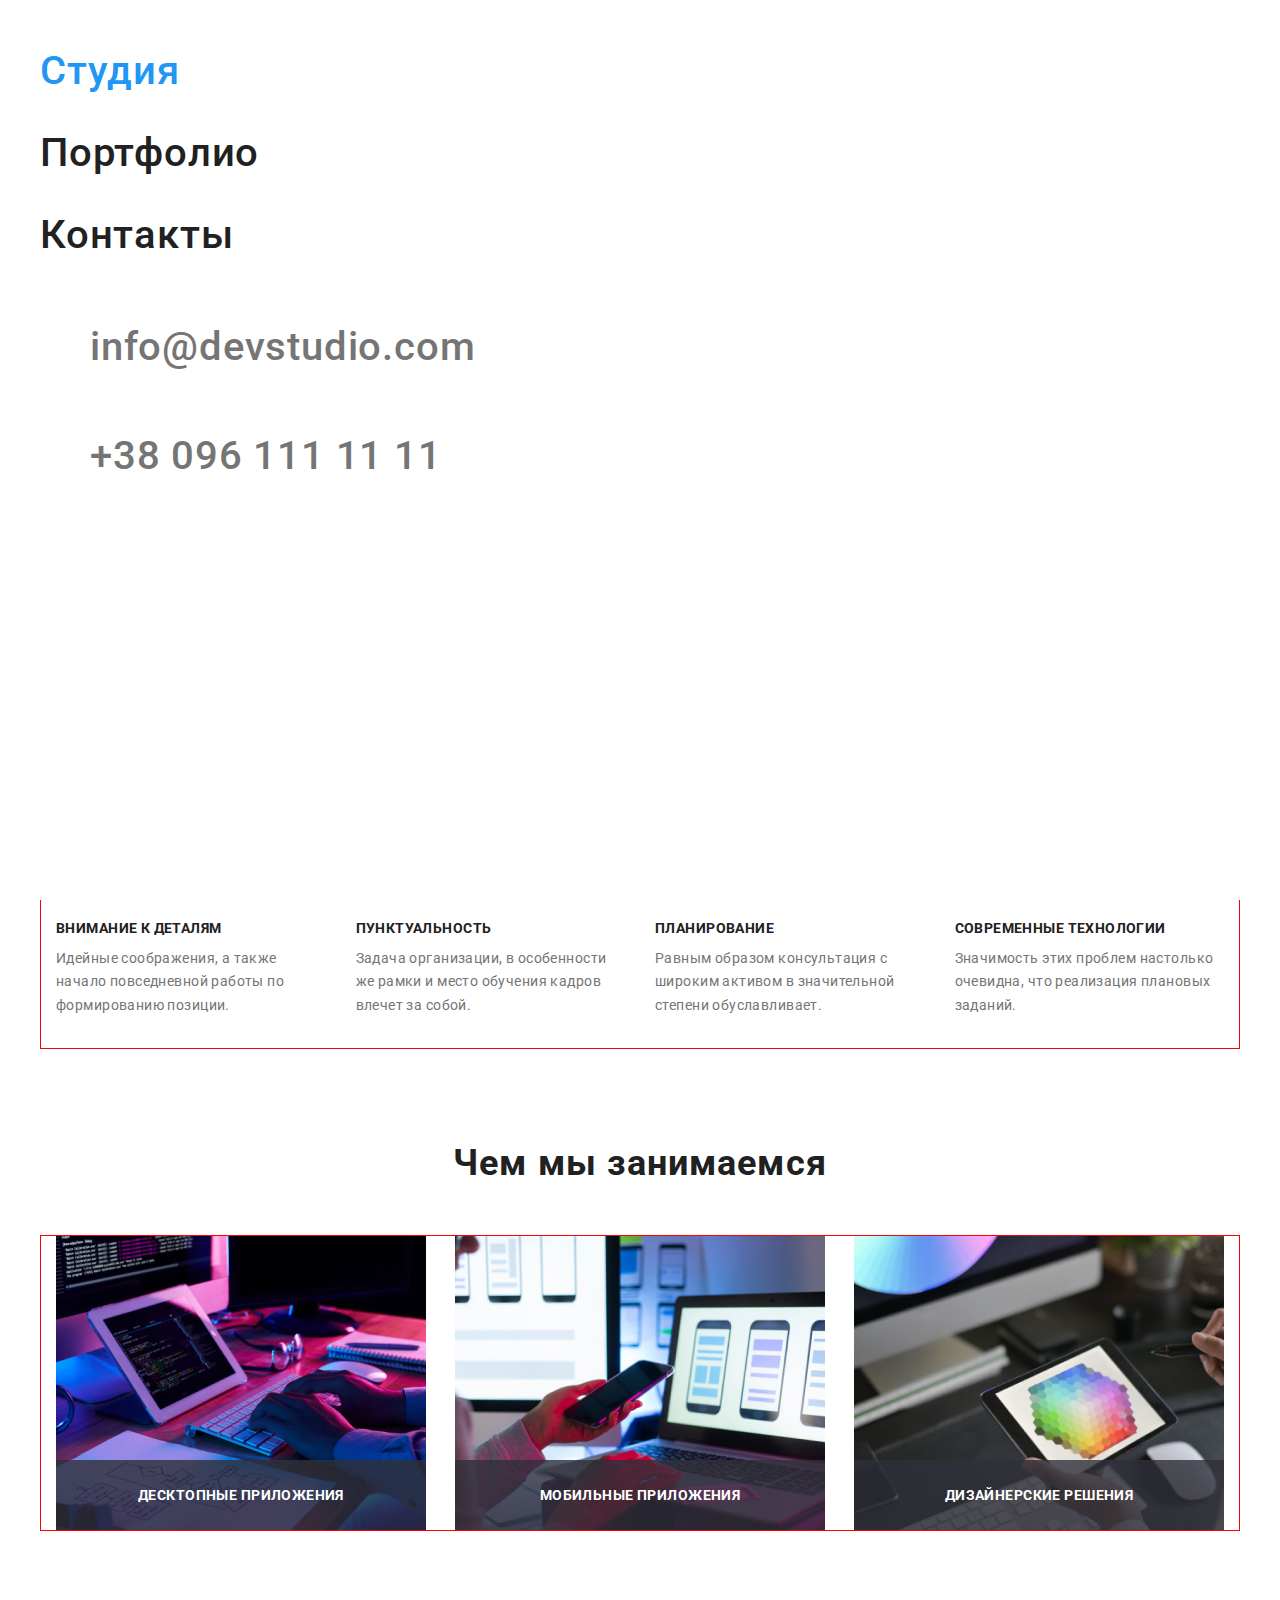
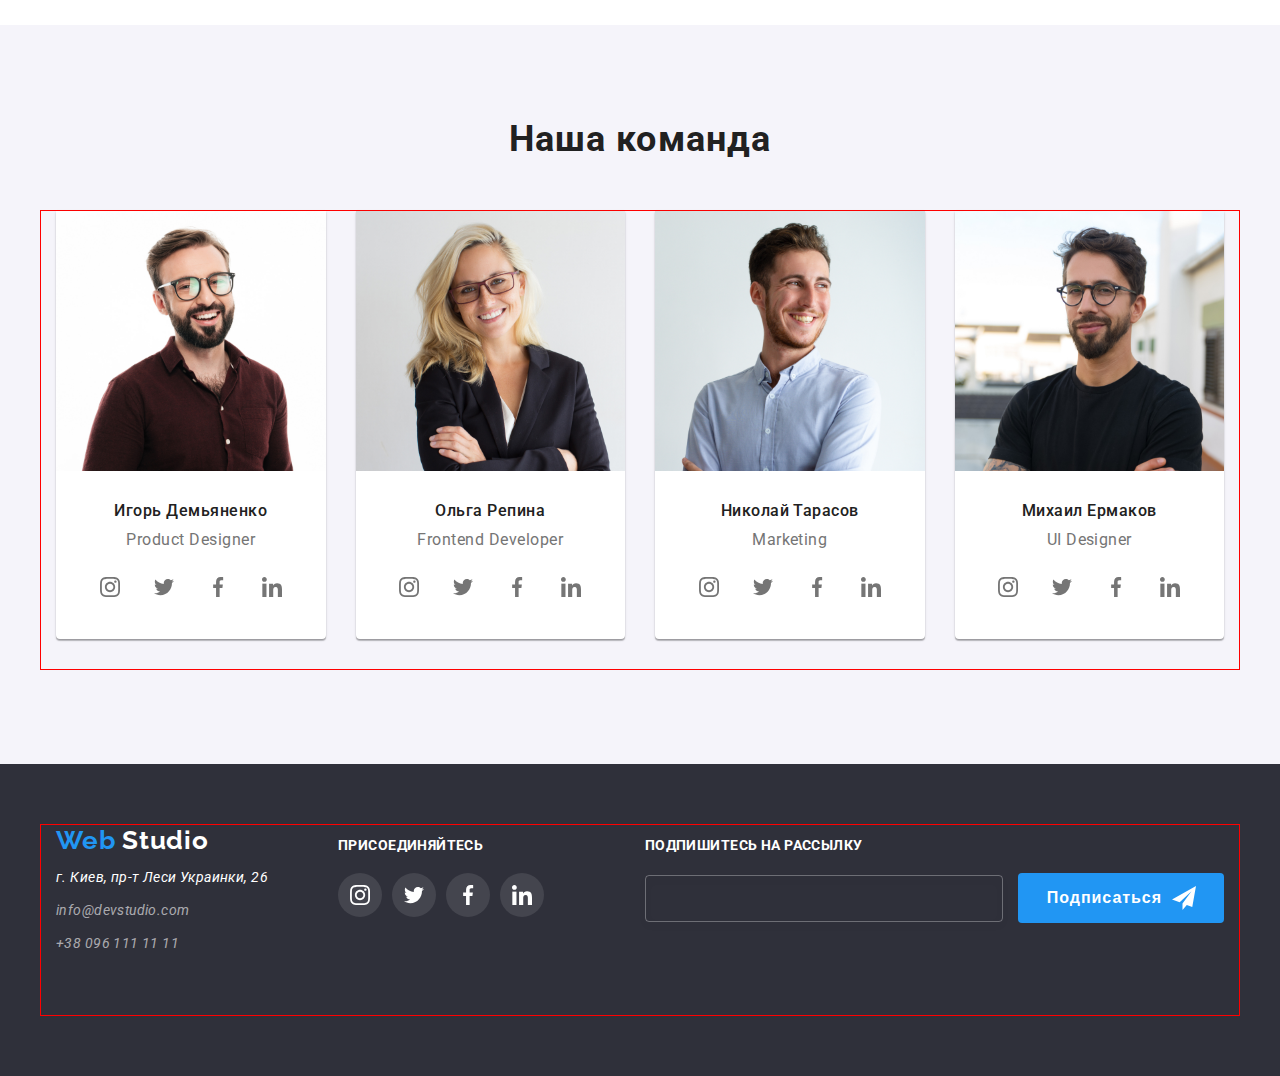
<file: index.html>
<!DOCTYPE html>
<html lang="ru">
  <head>
    <meta charset="UTF-8" />
    <meta http-equiv="X-UA-Compatible" content="IE=edge" />
    <meta name="viewport" content="width=device-width, initial-scale=1.0" />
    <title>Document</title>
    <link rel="preconnect" href="https://fonts.googleapis.com" />
    <link rel="preconnect" href="https://fonts.gstatic.com" crossorigin />
    <link
      href="https://fonts.googleapis.com/css2?family=Raleway:wght@600&family=Roboto:wght@400;500&display=swap"
      rel="stylesheet"
    />
    <link rel="stylesheet" href="./css/reset.css" />
    <link rel="stylesheet" href="./css/main.min.css" />
  </head>

  <body>
    <header>
      <div class="container">
        <nav class="nav">
          <a href="./index.html" class="logo"
            >Web
            <span class="logo-color__black">Studio</span>
          </a>
          <ul class="links">
            <li><a href="./index.html" class="link">студия</a></li>
            <li><a href="./portfolio.html" class="link">портфолио</a></li>
            <li><a href="#" class="link">контакты</a></li>
          </ul>
        </nav>
        <ul class="contacts">
          <li>
            <a href="mailto:info@devstudio.com" class="link">
              <svg class="link__ikon" width="16" height="12">
                <use href="./images/sprite.svg#icon-envelope"></use>
              </svg>
              info@devstudio.com</a
            >
          </li>
          <li>
            <a href="tel:+380961111111" class="link">
              <svg class="link__ikon" width="10" height="16">
                <use href="./images/sprite.svg#icon-phone"></use>
              </svg>
              +38 096 111 11 11</a
            >
          </li>
        </ul>
        <img src="./images/menu_40px.svg" alt="menu" class="menu-mob-icon" />
        <div class="menu-mob">
          <ul class="links">
            <li><a href="./index.html" class="link active">студия</a></li>
            <li><a href="./portfolio.html" class="link">портфолио</a></li>
            <li><a href="#" class="link">контакты</a></li>
          </ul>
          <ul class="contacts">
            <li>
              <a href="mailto:info@devstudio.com" class="link">
                info@devstudio.com</a
              >
            </li>
            <li>
              <a href="tel:+380961111111" class="link"> +38 096 111 11 11</a>
            </li>
          </ul>
        </div>
      </div>
    </header>
    <main>
      <section class="hero">
        <h1 class="hero-title">Эффективные решения для вашего бизнеса</h1>
        <button type="button" class="hero-btn">Заказать услугу</button>
      </section>
      <section class="section pb-0">
        <h2 class="hidden-elem">приймущества</h2>
        <div class="container">
          <ul class="favors">
            <li class="favors-box">
              <div class="favors-box__wrapper">
                <svg width="106" height="60">
                  <use href="./images/sprite.svg#icon-antenna"></use>
                </svg>
              </div>
              <h3 class="favors-title">Внимание к деталям</h3>
              <p class="favors-text">
                Идейные соображения, а также начало повседневной работы по
                формированию позиции.
              </p>
            </li>
            <li class="favors-box">
              <div class="favors-box__wrapper">
                <svg width="106" height="60">
                  <use href="./images/sprite.svg#icon-clock"></use>
                </svg>
              </div>
              <h3 class="favors-title">Пунктуальность</h3>
              <p class="favors-text">
                Задача организации, в особенности же рамки и место обучения
                кадров влечет за собой.
              </p>
            </li>
            <li class="favors-box">
              <div class="favors-box__wrapper">
                <svg width="106" height="60">
                  <use href="./images/sprite.svg#icon-diagram"></use>
                </svg>
              </div>
              <h3 class="favors-title">Планирование</h3>
              <p class="favors-text">
                Равным образом консультация с широким активом в значительной
                степени обуславливает.
              </p>
            </li>
            <li class="favors-box">
              <div class="favors-box__wrapper">
                <svg width="106" height="60">
                  <use href="./images/sprite.svg#icon-astronaut"></use>
                </svg>
              </div>
              <h3 class="favors-title">Современные технологии</h3>
              <p class="favors-text">
                Значимость этих проблем настолько очевидна, что реализация
                плановых заданий.
              </p>
            </li>
          </ul>
        </div>
      </section>
      <section class="section go-about-section">
        <h2 class="section-title">Чем мы занимаемся</h2>
        <div class="container">
          <ul class="go-about">
            <li class="go-about-item">
              <img
                src="./images/box1.jpg"
                alt="images"
                width="370"
                height="294"
              />
              <div class="go-about-item__wrapper">
                <p class="go-about-item__text">Десктопные приложения</p>
              </div>
            </li>
            <li class="go-about-item">
              <img
                src="./images/box2.jpg"
                alt="images"
                width="370"
                height="294"
              />
              <div class="go-about-item__wrapper">
                <p class="go-about-item__text">Мобильные приложения</p>
              </div>
            </li>
            <li class="go-about-item">
              <img
                src="./images/box3.jpg"
                alt="images"
                width="370"
                height="294"
              />
              <div class="go-about-item__wrapper">
                <p class="go-about-item__text">Дизайнерские решения</p>
              </div>
            </li>
          </ul>
        </div>
      </section>
      <section class="section comand">
        <h2 class="section-title">Наша команда</h2>
        <div class="container">
          <ul class="comand-list">
            <li class="cart">
              <img
                class="cart-img"
                src="./images/img1.jpg"
                alt="user"
                width="270"
                height="260"
              />
              <div class="cart-info">
                <h3 class="cart-title">Игорь Демьяненко</h3>
                <p class="cart-text" lang="en">Product Designer</p>
                <ul class="social-list">
                  <li class="social-list__item">
                    <a href="#" class="social-list__link">
                      <svg width="20" height="20" class="social-list__icon">
                        <use href="./images/sprite.svg#icon-instagram"></use>
                      </svg>
                    </a>
                  </li>
                  <li class="social-list__item">
                    <a href="#" class="social-list__link">
                      <svg width="20" height="20" class="social-list__icon">
                        <use href="./images/sprite.svg#icon-twitter"></use>
                      </svg>
                    </a>
                  </li>
                  <li class="social-list__item">
                    <a href="#" class="social-list__link">
                      <svg width="20" height="20" class="social-list__icon">
                        <use href="./images/sprite.svg#icon-facebook"></use>
                      </svg>
                    </a>
                  </li>
                  <li class="social-list__item">
                    <a href="#" class="social-list__link">
                      <svg width="20" height="20" class="social-list__icon">
                        <use href="./images/sprite.svg#icon-linkedin"></use>
                      </svg>
                    </a>
                  </li>
                </ul>
              </div>
            </li>
            <li class="cart">
              <img
                class="cart-img"
                src="./images/img2.jpg"
                alt="user"
                width="270"
                height="260"
              />
              <div class="cart-info">
                <h3 class="cart-title">Ольга Репина</h3>
                <p class="cart-text" lang="en">Frontend Developer</p>
                <ul class="social-list">
                  <li class="social-list__item">
                    <a href="#" class="social-list__link">
                      <svg width="20" height="20" class="social-list__icon">
                        <use href="./images/sprite.svg#icon-instagram"></use>
                      </svg>
                    </a>
                  </li>
                  <li class="social-list__item">
                    <a href="#" class="social-list__link">
                      <svg width="20" height="20" class="social-list__icon">
                        <use href="./images/sprite.svg#icon-twitter"></use>
                      </svg>
                    </a>
                  </li>
                  <li class="social-list__item">
                    <a href="#" class="social-list__link">
                      <svg width="20" height="20" class="social-list__icon">
                        <use href="./images/sprite.svg#icon-facebook"></use>
                      </svg>
                    </a>
                  </li>
                  <li class="social-list__item">
                    <a href="#" class="social-list__link">
                      <svg width="20" height="20" class="social-list__icon">
                        <use href="./images/sprite.svg#icon-linkedin"></use>
                      </svg>
                    </a>
                  </li>
                </ul>
              </div>
            </li>
            <li class="cart">
              <img
                class="cart-img"
                src="./images/img3.jpg"
                alt="user"
                width="270"
                height="260"
              />
              <div class="cart-info">
                <h3 class="cart-title">Николай Тарасов</h3>
                <p class="cart-text" lang="en">Marketing</p>
                <ul class="social-list">
                  <li class="social-list__item">
                    <a href="#" class="social-list__link">
                      <svg width="20" height="20" class="social-list__icon">
                        <use href="./images/sprite.svg#icon-instagram"></use>
                      </svg>
                    </a>
                  </li>
                  <li class="social-list__item">
                    <a href="#" class="social-list__link">
                      <svg width="20" height="20" class="social-list__icon">
                        <use href="./images/sprite.svg#icon-twitter"></use>
                      </svg>
                    </a>
                  </li>
                  <li class="social-list__item">
                    <a href="#" class="social-list__link">
                      <svg width="20" height="20" class="social-list__icon">
                        <use href="./images/sprite.svg#icon-facebook"></use>
                      </svg>
                    </a>
                  </li>
                  <li class="social-list__item">
                    <a href="#" class="social-list__link">
                      <svg width="20" height="20" class="social-list__icon">
                        <use href="./images/sprite.svg#icon-linkedin"></use>
                      </svg>
                    </a>
                  </li>
                </ul>
              </div>
            </li>
            <li class="cart">
              <img
                class="cart-img"
                src="./images/img4.jpg"
                alt="user"
                width="270"
                height="260"
              />
              <div class="cart-info">
                <h3 class="cart-title">Михаил Ермаков</h3>
                <p class="cart-text" lang="en">UI Designer</p>
                <ul class="social-list">
                  <li class="social-list__item">
                    <a href="#" class="social-list__link">
                      <svg width="20" height="20" class="social-list__icon">
                        <use href="./images/sprite.svg#icon-instagram"></use>
                      </svg>
                    </a>
                  </li>
                  <li class="social-list__item">
                    <a href="#" class="social-list__link">
                      <svg width="20" height="20" class="social-list__icon">
                        <use href="./images/sprite.svg#icon-twitter"></use>
                      </svg>
                    </a>
                  </li>
                  <li class="social-list__item">
                    <a href="#" class="social-list__link">
                      <svg width="20" height="20" class="social-list__icon">
                        <use href="./images/sprite.svg#icon-facebook"></use>
                      </svg>
                    </a>
                  </li>
                  <li class="social-list__item">
                    <a href="#" class="social-list__link">
                      <svg width="20" height="20" class="social-list__icon">
                        <use href="./images/sprite.svg#icon-linkedin"></use>
                      </svg>
                    </a>
                  </li>
                </ul>
              </div>
            </li>
          </ul>
        </div>
      </section>
    </main>
    <footer class="footer">
      <div class="container footer__container">
        <div class="d-flex">
          <div class="footer-left-box footer-left-box--offset">
            <a href="./index.html" class="logo"
              >Web
              <span class="logo-color__white">Studio</span>
            </a>
            <address>
              <ul class="address-list">
                <li class="address-item">г. Киев, пр-т Леси Украинки, 26</li>
                <li class="address-item">
                  <a href="mailto:info@devstudio.com">info@devstudio.com</a>
                </li>
                <li class="address-item">
                  <a href="tel:+380961111111">+38 096 111 11 11</a>
                </li>
              </ul>
            </address>
          </div>
          <div class="footer-social-box">
            <h2 class="footer-social-box__title">присоединяйтесь</h2>
            <ul class="social-list footer-social-box__list">
              <li class="social-list__item">
                <a href="#" class="social-list__link social-list__link--footer">
                  <svg
                    width="20"
                    height="20"
                    class="social-list__icon social-list__icon--footer"
                  >
                    <use href="./images/sprite.svg#icon-instagram"></use>
                  </svg>
                </a>
              </li>
              <li class="social-list__item">
                <a href="#" class="social-list__link social-list__link--footer">
                  <svg
                    width="20"
                    height="20"
                    class="social-list__icon social-list__icon--footer"
                  >
                    <use href="./images/sprite.svg#icon-twitter"></use>
                  </svg>
                </a>
              </li>
              <li class="social-list__item">
                <a href="#" class="social-list__link social-list__link--footer">
                  <svg
                    width="20"
                    height="20"
                    class="social-list__icon social-list__icon--footer"
                  >
                    <use href="./images/sprite.svg#icon-facebook"></use>
                  </svg>
                </a>
              </li>
              <li class="social-list__item">
                <a href="#" class="social-list__link social-list__link--footer">
                  <svg
                    width="20"
                    height="20"
                    class="social-list__icon social-list__icon--footer"
                  >
                    <use href="./images/sprite.svg#icon-linkedin"></use>
                  </svg>
                </a>
              </li>
            </ul>
          </div>
        </div>
        <div class="footer-box">
          <h3 class="footer-box__title">Подпишитесь на рассылку</h3>
          <form class="footer-box__form">
            <input type="text" class="footer-box__input" />
            <button type="submit" class="footer-box__btn">
              Подписаться
              <svg width="24" height="24" class="footer-box__icon">
                <use href="./images/sprite.svg#icon-icon-send"></use>
              </svg>
            </button>
          </form>
        </div>
      </div>
    </footer>

    <div class="wrapper-modal is-hidden">
      <div class="modal">
        <button type="button" class="modal__close">&#10006;</button>
        <form id="form">
          <h2 class="form__title">Оставьте свои данные, мы вам перезвоним</h2>
          <label class="form__label">
            <span class="form__text">имя</span>
            <div class="form__wrapper">
              <input
                type="text"
                class="form__input"
                name="user-name"
                required
              />
              <svg width="18" height="18" class="form__icon-input">
                <use href="./images/sprite.svg#icon-form-user"></use>
              </svg>
            </div>
          </label>
          <label class="form__label">
            <span class="form__text">телефон</span>
            <div class="form__wrapper">
              <input
                type="text"
                class="form__input"
                name="user-phone"
                required
              />
              <svg width="18" height="18" class="form__icon-input">
                <use href="./images/sprite.svg#icon-form-phone"></use>
              </svg>
            </div>
          </label>
          <label class="form__label">
            <span class="form__text">почта</span>
            <div class="form__wrapper">
              <input
                type="text"
                class="form__input"
                name="user-email"
                required
              />
              <svg width="18" height="18" class="form__icon-input">
                <use href="./images/sprite.svg#icon-form-email"></use>
              </svg>
            </div>
          </label>
          <label class="form__label">
            <span class="form__text">комментарий</span>
            <textarea
              name="user-message"
              class="form__textarea"
              placeholder="Введите текст"
            ></textarea>
          </label>
          <label for="checkbox" class="form__text-checkbox">
            <input type="checkbox" id="checkbox" class="form__checkbox" />
            <span class="form__icon">
              <svg width="14" height="10">
                <use href="./images/sprite.svg#icon-checkbox"></use>
              </svg>
            </span>
            Соглашаюсь с рассылкой и принимаю
            <a href="#" class="form__checkbox-link"> Условия договора</a>
          </label>
          <button type="submit" class="form__btn">Отправить</button>
        </form>
      </div>
    </div>
    <script src="./js/script.js" defer></script>
  </body>
</html>
</file>
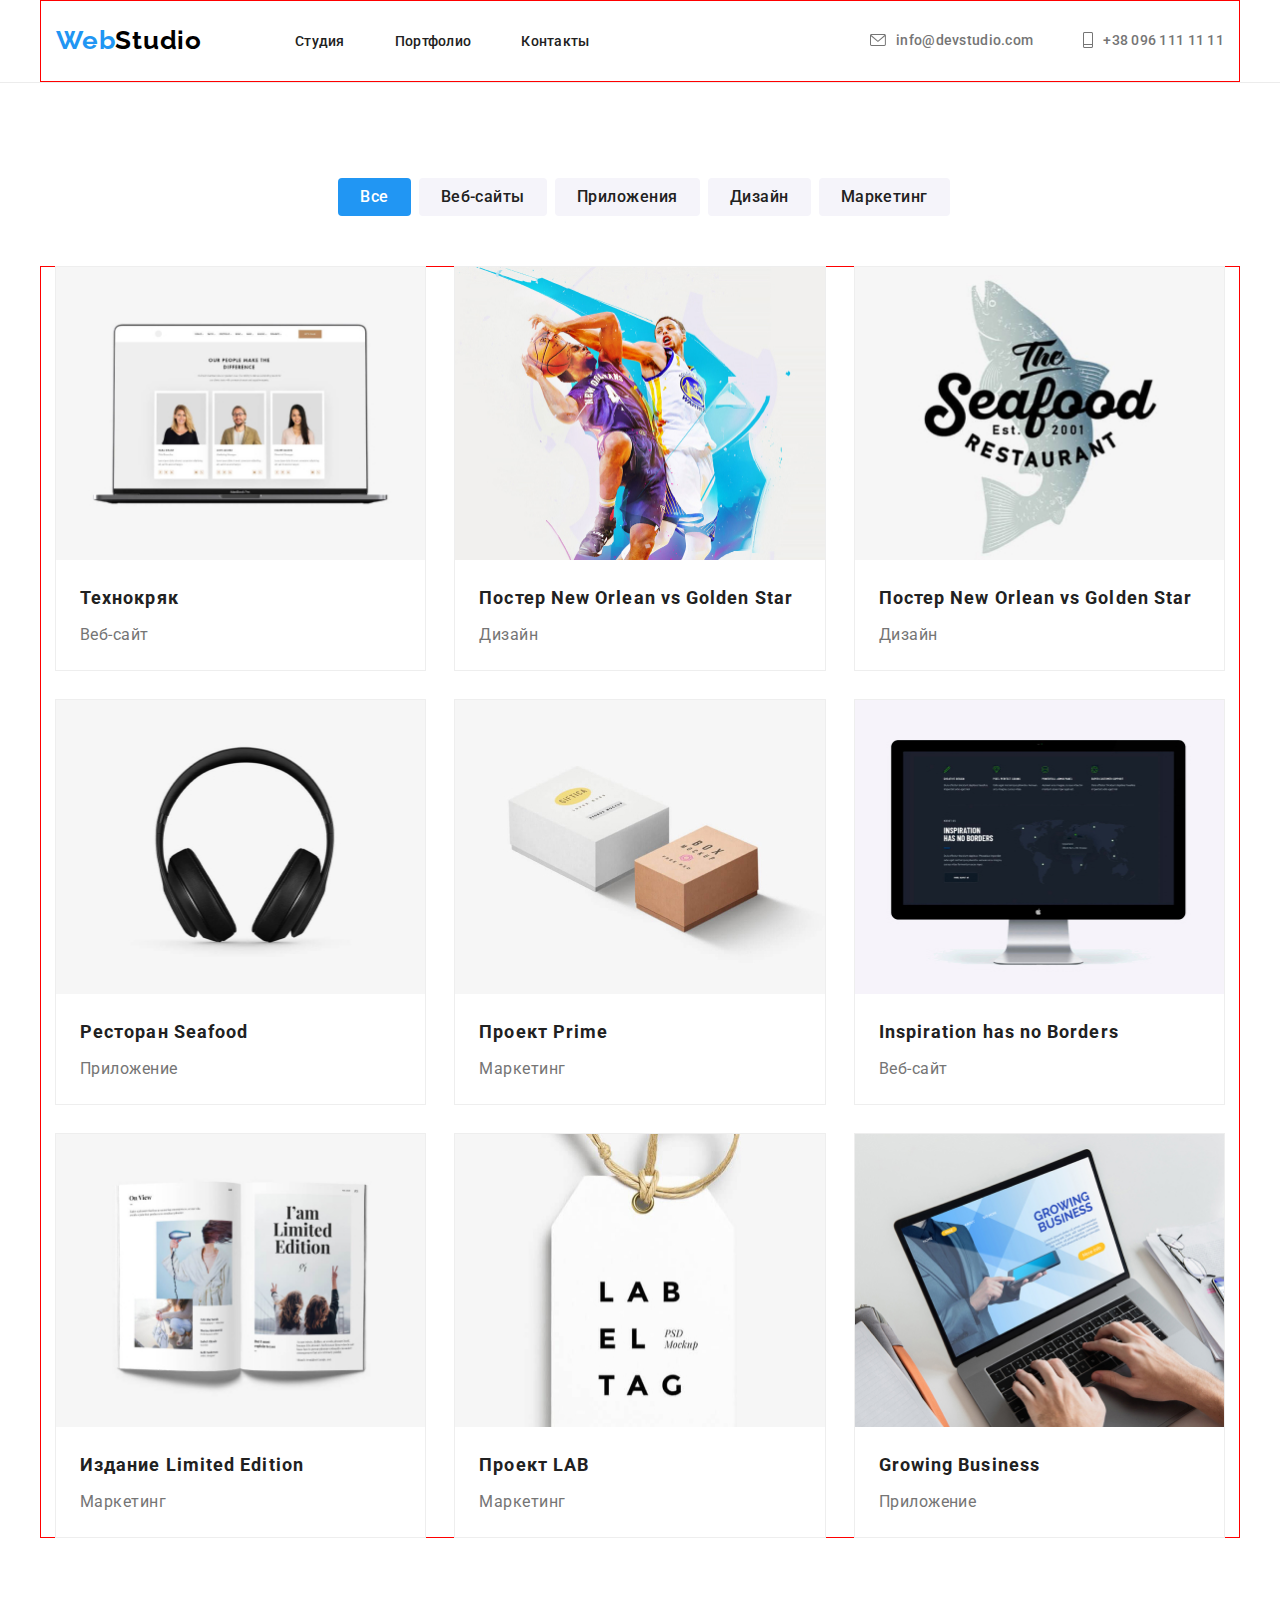
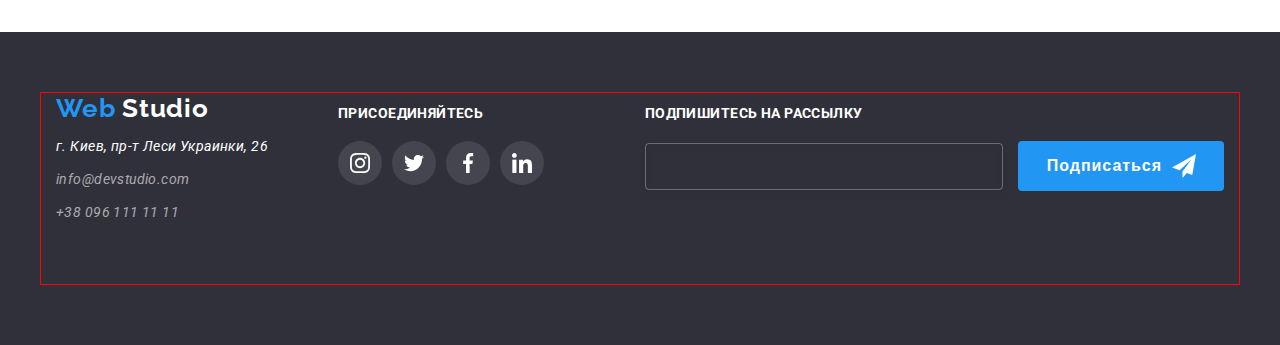
<file: portfolio.html>
<!DOCTYPE html>
<html lang="ru">
  <head>
    <meta charset="UTF-8" />
    <meta http-equiv="X-UA-Compatible" content="IE=edge" />
    <meta name="viewport" content="width=device-width, initial-scale=1.0" />
    <title>Document</title>
    <link rel="preconnect" href="https://fonts.googleapis.com" />
    <link rel="preconnect" href="https://fonts.gstatic.com" crossorigin />
    <link
      href="https://fonts.googleapis.com/css2?family=Raleway:wght@600&family=Roboto:wght@400;500&display=swap"
      rel="stylesheet"
    />

    <link rel="stylesheet" href="./css/main.min.css" />
  </head>

  <body>
    <header>
      <div class="container">
        <nav class="nav">
          <a href="./index.html" class="logo"
            >Web
            <span class="logo-color__black">Studio</span>
          </a>
          <ul class="links">
            <li><a href="./index.html" class="link">студия</a></li>
            <li><a href="./portfolio.html" class="link">портфолио</a></li>
            <li><a href="#" class="link">контакты</a></li>
          </ul>
        </nav>
        <ul class="contacts">
          <li>
            <a href="mailto:info@devstudio.com" class="link">
              <svg class="link__ikon" width="16" height="12">
                <use href="./images/sprite.svg#icon-envelope"></use>
              </svg>
              info@devstudio.com</a
            >
          </li>
          <li>
            <a href="tel:+380961111111" class="link">
              <svg class="link__ikon" width="10" height="16">
                <use href="./images/sprite.svg#icon-phone"></use>
              </svg>
              +38 096 111 11 11</a
            >
          </li>
        </ul>
      </div>
    </header>
    <main>
      <section class="section">
        <h1 class="hidden-elem">портфолио</h1>
        <ul class="tabs">
          <li class="tab">
            <button type="button" class="tab-btn active">Все</button>
          </li>
          <li class="tab">
            <button type="button" class="tab-btn">Веб-сайты</button>
          </li>
          <li class="tab">
            <button type="button" class="tab-btn">Приложения</button>
          </li>
          <li class="tab">
            <button type="button" class="tab-btn">Дизайн</button>
          </li>
          <li class="tab">
            <button type="button" class="tab-btn">Маркетинг</button>
          </li>
        </ul>
        <div class="container">
          <ul class="carts">
            <li class="cart-portfolio">
              <div class="cart-portfolio__wrapper">
                <img
                  src="./images/imade1.jpg"
                  alt="image"
                  class="cart-img"
                  width="370"
                  height="294"
                />
                <div class="overlay">
                  <p class="overlay__text">
                    Технокряк это современная площадка распространения
                    коронавируса. Компании используют эту платформу для
                    цифрового шпионажа и атак на защищённые сервера конкурентов.
                  </p>
                </div>
              </div>
              <div class="cart-portfolio-info">
                <h3 class="cart-portfolio-title">Технокряк</h3>
                <p class="cart-portfolio-text">Веб-сайт</p>
              </div>
            </li>
            <li class="cart-portfolio">
              <div class="cart-portfolio__wrapper">
                <img
                  src="./images/imade2.jpg"
                  alt="image"
                  class="cart-img"
                  width="370"
                  height="294"
                />
                <div class="overlay">
                  <p class="overlay__text">
                    Технокряк это современная площадка распространения
                    коронавируса. Компании используют эту платформу для
                    цифрового шпионажа и атак на защищённые сервера конкурентов.
                  </p>
                </div>
              </div>
              <div class="cart-portfolio-info">
                <h3 class="cart-portfolio-title">
                  Постер New Orlean vs Golden Star
                </h3>
                <p class="cart-portfolio-text">Дизайн</p>
              </div>
            </li>
            <li class="cart-portfolio">
              <div class="cart-portfolio__wrapper">
                <img
                  src="./images/imade3.jpg"
                  alt="image"
                  class="cart-img"
                  width="370"
                  height="294"
                />
                <div class="overlay">
                  <p class="overlay__text">
                    Технокряк это современная площадка распространения
                    коронавируса. Компании используют эту платформу для
                    цифрового шпионажа и атак на защищённые сервера конкурентов.
                  </p>
                </div>
              </div>
              <div class="cart-portfolio-info">
                <h3 class="cart-portfolio-title">
                  Постер New Orlean vs Golden Star
                </h3>
                <p class="cart-portfolio-text">Дизайн</p>
              </div>
            </li>

            <li class="cart-portfolio">
              <div class="cart-portfolio__wrapper">
                <img
                  src="./images/imade4.jpg"
                  alt="image"
                  class="cart-img"
                  width="370"
                  height="294"
                />
                <div class="overlay">
                  <p class="overlay__text">
                    Технокряк это современная площадка распространения
                    коронавируса. Компании используют эту платформу для
                    цифрового шпионажа и атак на защищённые сервера конкурентов.
                  </p>
                </div>
              </div>
              <div class="cart-portfolio-info">
                <h3 class="cart-portfolio-title">
                  Ресторан <span lang="en">Seafood</span>
                </h3>
                <p class="cart-portfolio-text">Приложение</p>
              </div>
            </li>
            <li class="cart-portfolio">
              <div class="cart-portfolio__wrapper">
                <img
                  src="./images/imade5.jpg"
                  alt="image"
                  class="cart-img"
                  width="370"
                  height="294"
                />
                <div class="overlay">
                  <p class="overlay__text">
                    Технокряк это современная площадка распространения
                    коронавируса. Компании используют эту платформу для
                    цифрового шпионажа и атак на защищённые сервера конкурентов.
                  </p>
                </div>
              </div>
              <div class="cart-portfolio-info">
                <h3 class="cart-portfolio-title">
                  Проект <span lang="en">Prime</span>
                </h3>
                <p class="cart-portfolio-text">Маркетинг</p>
              </div>
            </li>
            <li class="cart-portfolio">
              <div class="cart-portfolio__wrapper">
                <img
                  src="./images/imade6.jpg"
                  alt="image"
                  class="cart-img"
                  width="370"
                  height="294"
                />
                <div class="overlay">
                  <p class="overlay__text">
                    Технокряк это современная площадка распространения
                    коронавируса. Компании используют эту платформу для
                    цифрового шпионажа и атак на защищённые сервера конкурентов.
                  </p>
                </div>
              </div>
              <div class="cart-portfolio-info">
                <h3 class="cart-portfolio-title" lang="en">
                  Inspiration has no Borders
                </h3>
                <p class="cart-portfolio-text">Веб-сайт</p>
              </div>
            </li>
            <li class="cart-portfolio">
              <div class="cart-portfolio__wrapper">
                <img
                  src="./images/imade7.jpg"
                  alt="image"
                  class="cart-img"
                  width="370"
                  height="294"
                />
                <div class="overlay">
                  <p class="overlay__text">
                    Технокряк это современная площадка распространения
                    коронавируса. Компании используют эту платформу для
                    цифрового шпионажа и атак на защищённые сервера конкурентов.
                  </p>
                </div>
              </div>
              <div class="cart-portfolio-info">
                <h3 class="cart-portfolio-title">
                  Издание <span lang="en">Limited Edition</span>
                </h3>
                <p class="cart-portfolio-text">Маркетинг</p>
              </div>
            </li>
            <li class="cart-portfolio">
              <div class="cart-portfolio__wrapper">
                <img
                  src="./images/imade8.jpg"
                  alt="image"
                  class="cart-img"
                  width="370"
                  height="294"
                />
                <div class="overlay">
                  <p class="overlay__text">
                    Технокряк это современная площадка распространения
                    коронавируса. Компании используют эту платформу для
                    цифрового шпионажа и атак на защищённые сервера конкурентов.
                  </p>
                </div>
              </div>
              <div class="cart-portfolio-info">
                <h3 class="cart-portfolio-title">
                  Проект <span lang="en">LAB</span>
                </h3>
                <p class="cart-portfolio-text">Маркетинг</p>
              </div>
            </li>
            <li class="cart-portfolio">
              <div class="cart-portfolio__wrapper">
                <img
                  src="./images/imade9.jpg"
                  alt="image"
                  class="cart-img"
                  width="370"
                  height="294"
                />
                <div class="overlay">
                  <p class="overlay__text">
                    Технокряк это современная площадка распространения
                    коронавируса. Компании используют эту платформу для
                    цифрового шпионажа и атак на защищённые сервера конкурентов.
                  </p>
                </div>
              </div>
              <div class="cart-portfolio-info">
                <h3 class="cart-portfolio-title" lang="en">Growing Business</h3>
                <p class="cart-portfolio-text">Приложение</p>
              </div>
            </li>
          </ul>
        </div>
      </section>
    </main>
    <footer class="footer">
      <div class="container footer__container">
        <div class="d-flex">
          <div class="footer-left-box footer-left-box--offset">
            <a href="./index.html" class="logo"
              >Web
              <span class="logo-color__white">Studio</span>
            </a>
            <address>
              <ul class="address-list">
                <li class="address-item">г. Киев, пр-т Леси Украинки, 26</li>
                <li class="address-item">
                  <a href="mailto:info@devstudio.com">info@devstudio.com</a>
                </li>
                <li class="address-item">
                  <a href="tel:+380961111111">+38 096 111 11 11</a>
                </li>
              </ul>
            </address>
          </div>
          <div class="footer-social-box">
            <h2 class="footer-social-box__title">присоединяйтесь</h2>
            <ul class="social-list footer-social-box__list">
              <li class="social-list__item">
                <a href="#" class="social-list__link social-list__link--footer">
                  <svg
                    width="20"
                    height="20"
                    class="social-list__icon social-list__icon--footer"
                  >
                    <use href="./images/sprite.svg#icon-instagram"></use>
                  </svg>
                </a>
              </li>
              <li class="social-list__item">
                <a href="#" class="social-list__link social-list__link--footer">
                  <svg
                    width="20"
                    height="20"
                    class="social-list__icon social-list__icon--footer"
                  >
                    <use href="./images/sprite.svg#icon-twitter"></use>
                  </svg>
                </a>
              </li>
              <li class="social-list__item">
                <a href="#" class="social-list__link social-list__link--footer">
                  <svg
                    width="20"
                    height="20"
                    class="social-list__icon social-list__icon--footer"
                  >
                    <use href="./images/sprite.svg#icon-facebook"></use>
                  </svg>
                </a>
              </li>
              <li class="social-list__item">
                <a href="#" class="social-list__link social-list__link--footer">
                  <svg
                    width="20"
                    height="20"
                    class="social-list__icon social-list__icon--footer"
                  >
                    <use href="./images/sprite.svg#icon-linkedin"></use>
                  </svg>
                </a>
              </li>
            </ul>
          </div>
        </div>
        <div class="footer-box">
          <h3 class="footer-box__title">Подпишитесь на рассылку</h3>
          <form class="footer-box__form">
            <input type="text" class="footer-box__input" />
            <button type="submit" class="footer-box__btn">
              Подписаться
              <svg width="24" height="24" class="footer-box__icon">
                <use href="./images/sprite.svg#icon-icon-send"></use>
              </svg>
            </button>
          </form>
        </div>
      </div>
    </footer>
  </body>
</html>
</file>
<file: css/main.min.css>
*{padding:0;margin:0;-webkit-box-sizing:border-box;box-sizing:border-box}img{display:block;width:100%;height:auto}a{text-decoration:none}button{border:none}ul li{list-style:none}*,*::after,*::before{-webkit-box-sizing:border-box;box-sizing:border-box}body{font-family:"Roboto", sans-serif;font-size:14px;color:var(--main-color)}button{cursor:pointer}.hidden-elem{width:1px;height:1px;overflow:hidden;opacity:0}.section{padding:60px 0}@media screen and (min-width: 1200px){.section{padding:94px 0}}.container{width:100%;margin:0 auto;padding:0 15px;-webkit-box-sizing:border-box;box-sizing:border-box;border:1px solid red}@media screen and (min-width: 480px){.container{width:480px}}@media screen and (min-width: 768px){.container{width:768px}}@media screen and (min-width: 1200px){.container{width:1200px}}.nav,.links,.contacts{display:-webkit-box;display:-ms-flexbox;display:flex}svg,use{-webkit-transition:fill 0.1s cubic-bezier(0.4, 0, 0.2, 1);transition:fill 0.1s cubic-bezier(0.4, 0, 0.2, 1)}.pb-0{padding-bottom:0}.section-title{margin:0 0 30px 0;text-align:center;font-size:28px;color:#212121;line-height:1.17;font-weight:bold;text-align:center;letter-spacing:0.03em;color:var(--main-color)}@media screen and (min-width: 1200px){.section-title{font-size:36px;color:#212121;line-height:1.16;font-weight:bold;margin:0 0 50px 0}}.logo{font-family:"Raleway", sans-serif;display:-webkit-box;display:-ms-flexbox;display:flex;-webkit-box-align:center;-ms-flex-align:center;align-items:center;margin-right:88px;font-weight:bold;font-size:26px;line-height:1.2;letter-spacing:0.03em;color:#2196f3}@media screen and (min-width: 1200px){.logo{margin-right:93px}}.logo .logo-color__black{color:#000}.logo .logo-color__white{color:#fff}.link{font-style:normal;font-weight:500;font-size:14px;line-height:16px;letter-spacing:0.02em;padding:32px 0;display:-webkit-box;display:-ms-flexbox;display:flex;-webkit-box-align:center;-ms-flex-align:center;align-items:center;color:#212121;-webkit-transition:color 0.25s cubic-bezier(0.4, 0, 0.2, 1);transition:color 0.25s cubic-bezier(0.4, 0, 0.2, 1)}.link svg{margin-right:10px}.link:hover svg use,.link:focus svg use,.link:hover,.link:focus{color:#2196f3;fill:#2196f3}.link__ikon{fill:#757575}.links{display:none}@media screen and (min-width: 768px){.links{display:-webkit-box;display:-ms-flexbox;display:flex}}.links .link{margin-right:50px;text-transform:capitalize}.contacts{display:none}@media screen and (min-width: 768px){.contacts{display:block}}@media screen and (min-width: 1200px){.contacts{display:-webkit-box;display:-ms-flexbox;display:flex}.contacts .link{margin-left:50px;color:#757575}}.contacts li:first-child a{padding:21px 0 10px 0}.contacts li:last-child a{padding:0 0 21px 0}.contacts li a.link{padding:31px 0}.favors{display:block}@media screen and (min-width: 768px){.favors{display:-webkit-box;display:-ms-flexbox;display:flex;-webkit-box-pack:justify;-ms-flex-pack:justify;justify-content:space-between;-ms-flex-wrap:wrap;flex-wrap:wrap}}.favors-box__wrapper{padding:28px 0;text-align:center;background:#f5f4fa;margin-bottom:30px}.favors-box{margin-bottom:30px;width:100%}@media screen and (min-width: 768px){.favors-box{width:calc((100% - 30px) / 2)}}@media screen and (min-width: 768px){.favors-box{width:calc((100% - 90px) / 4)}}.favors-title{font-size:14px;color:#212121;line-height:1.1;font-weight:bold;letter-spacing:0.03em;text-transform:uppercase;margin-bottom:10px;text-align:center}@media screen and (min-width: 768px){.favors-title{text-align:left}}.favors-text{font-size:14px;line-height:24px;font-size:14px;color:#757575;line-height:1.7;font-weight:400;letter-spacing:0.03em}header{border-bottom:1px solid #ececec}header .container{display:-webkit-box;display:-ms-flexbox;display:flex;-webkit-box-pack:justify;-ms-flex-pack:justify;justify-content:space-between}.comand{background:#f5f4fa}.go-about{display:-webkit-box;display:-ms-flexbox;display:flex;-webkit-box-pack:justify;-ms-flex-pack:justify;justify-content:space-between}.social-list{display:-webkit-box;display:-ms-flexbox;display:flex;-webkit-box-pack:center;-ms-flex-pack:center;justify-content:center}.social-list__item{margin-left:10px}.social-list .social-list__item:first-child{margin-left:0}.social-list__link{display:-webkit-box;display:-ms-flexbox;display:flex;-webkit-box-pack:center;-ms-flex-pack:center;justify-content:center;-webkit-box-align:center;-ms-flex-align:center;align-items:center;width:44px;height:44px;border-radius:50%;-webkit-transition:background 0.1s cubic-bezier(0.4, 0, 0.2, 1);transition:background 0.1s cubic-bezier(0.4, 0, 0.2, 1)}.social-list__icon{fill:#757575}.social-list__link:hover,.social-list__link:focus,.social-list__link:hover .social-list__icon,.social-list__link:focus .social-list__icon{background:#2196f3;fill:#fff}.address-item{color:#fff;font-weight:normal;font-size:14px;line-height:24px;letter-spacing:0.03em;margin-top:9px}.social-list__icon--footer{fill:#fff}.social-list__link--footer{background:rgba(255,255,255,0.1)}.address-item a{color:rgba(255,255,255,0.6)}.tabs{display:-webkit-box;display:-ms-flexbox;display:flex;-webkit-box-pack:center;-ms-flex-pack:center;justify-content:center;margin-bottom:50px}.tab-btn{font-family:Roboto, sans-serif;background:#f5f4fa;border-radius:4px;padding:6px 22px;font-weight:500;font-size:16px;line-height:26px;letter-spacing:0.03em;color:#212121;margin-left:8px;cursor:pointer}.active,.tab-btn:hover,.tab-btn:focus{color:#fff;background:#2196f3}.go-about-item{position:relative}.go-about-item__wrapper{position:absolute;width:100%;left:0;bottom:0;padding:27px 0;background:rgba(47,48,58,0.8);text-align:center}.go-about-item__text{font-weight:bold;font-size:14px;line-height:calc(16 / 14);letter-spacing:0.03em;text-transform:uppercase;color:#fff}.carts{display:-webkit-box;display:-ms-flexbox;display:flex;-ms-flex-wrap:wrap;flex-wrap:wrap;-webkit-box-pack:justify;-ms-flex-pack:justify;justify-content:space-between;margin-bottom:-30px}.cart-portfolio{width:calc((100% - 60px) / 3);margin-bottom:30px;outline:1px solid #eeeeee;cursor:pointer}.cart-portfolio:hover,.cart-portfolio:focus{-webkit-box-shadow:0px 1px 1px rgba(0,0,0,0.12),0px 4px 4px rgba(0,0,0,0.06),1px 4px 6px rgba(0,0,0,0.16);box-shadow:0px 1px 1px rgba(0,0,0,0.12),0px 4px 4px rgba(0,0,0,0.06),1px 4px 6px rgba(0,0,0,0.16)}.cart-portfolio__wrapper{position:relative;overflow:hidden}.overlay{position:absolute;-webkit-box-sizing:border-box;box-sizing:border-box;top:0;left:0;width:100%;max-width:100%;min-height:100%;padding:65px 24px;background:rgba(33,150,243,0.9);-webkit-transform:translateY(101%);transform:translateY(101%);-webkit-transition:-webkit-transform 0.25s cubic-bezier(0.4, 0, 0.2, 1);transition:-webkit-transform 0.25s cubic-bezier(0.4, 0, 0.2, 1);transition:transform 0.25s cubic-bezier(0.4, 0, 0.2, 1);transition:transform 0.25s cubic-bezier(0.4, 0, 0.2, 1), -webkit-transform 0.25s cubic-bezier(0.4, 0, 0.2, 1)}.cart-portfolio:hover .overlay{-webkit-transform:translateY(0);transform:translateY(0)}.overlay__text{font-size:18px;line-height:calc(28 / 18);letter-spacing:0.03em;color:#fff}.cart-portfolio-info{padding:20px 24px}.cart-portfolio-title{font-weight:bold;font-size:18px;line-height:36px;letter-spacing:0.06em;color:#212121;margin-bottom:4px}.cart-portfolio-text{font-weight:normal;font-size:16px;line-height:30px;letter-spacing:0.03em;color:#757575}.wrapper-modal{width:100vw;height:100vh;left:0;top:0;border:1px solid red;position:fixed;z-index:999;background:rgba(0,0,0,0.2);display:-webkit-box;display:-ms-flexbox;display:flex;-webkit-box-pack:center;-ms-flex-pack:center;justify-content:center;-webkit-box-align:center;-ms-flex-align:center;align-items:center;-webkit-transition:opacity 0.25s cubic-bezier(0.4, 0, 0.2, 1);transition:opacity 0.25s cubic-bezier(0.4, 0, 0.2, 1)}.wrapper-modal.is-hidden{opacity:0;pointer-events:none}.modal{width:calc(100% - 30px);max-width:528px;height:581px;border-radius:4px;background:#fff;position:relative;padding:40px}.modal__title{font-weight:bold;font-size:20px;line-height:calc(23 / 20);text-align:center;letter-spacing:0.03em;color:#212121}.modal__close{position:absolute;right:8px;top:8px;border:1px solid rgba(0,0,0,0.1);width:30px;height:30px;border-radius:50%;background:transparent;color:#000}.modal__close:hover,.modal__close:focus{color:#2196f3}.form__title{font-weight:bold;font-size:20px;line-height:calc(23 / 20);text-align:center;letter-spacing:0.03em;color:#212121;margin-bottom:2px}.form__label{font-size:12px;line-height:calc(14 / 12);letter-spacing:0.01em;color:#757575;text-transform:capitalize}.form__text{display:inline-block;margin:10px 0 4px 0}.form__input{width:100%;outline:none;border:1px solid rgba(33,33,33,0.2);border-radius:4px;padding:12px 12px 12px 42px}.form__textarea{width:100%;height:120px;outline:none;padding:12px 16px;border:1px solid rgba(33,33,33,0.2);border-radius:4px}.form__wrapper{position:relative}.form__icon-input{position:absolute;top:50%;-webkit-transform:translateY(-50%);transform:translateY(-50%);left:15px;fill:#212121}.form__input:focus,.form__input:hover,.form__input:focus+.form__icon-input,.form__input:hover+.form__icon-input,.form__textarea:focus,.form__textarea:hover{fill:#2196f3;border-color:#2196f3}.form__text-checkbox{font-size:14px;line-height:calc(24 / 14);letter-spacing:0.03em;color:#757575;margin:20px 0 30px 0;display:-webkit-box;display:-ms-flexbox;display:flex;-webkit-box-align:center;-ms-flex-align:center;align-items:center}.form__checkbox-link{color:#188ce8;text-decoration:underline;margin-left:7px}.form__checkbox{width:1px;height:1px;overflow:hidden;margin-top:-1px;opacity:0}.form__icon{display:-webkit-box;display:-ms-flexbox;display:flex;-webkit-box-pack:center;-ms-flex-pack:center;justify-content:center;-webkit-box-align:center;-ms-flex-align:center;align-items:center;border:1px solid #212121;width:16px;height:15px;margin:0 8px 0 12px;border-radius:4px}.form__checkbox:checked+.form__icon{border:none;background-color:#188ce8}.form__btn{padding:10px 55px;border-radius:4px;font-size:16px;line-height:calc(30 / 16);letter-spacing:0.06em;background:#2196f3;-webkit-box-shadow:0px 4px 4px rgba(0,0,0,0.15);box-shadow:0px 4px 4px rgba(0,0,0,0.15);color:#fff;margin:0 auto;display:block}.form__btn:hover{background:#188ce8}.menu-mob-icon{width:40px;height:40px;padding:9px 0;display:block}@media screen and (min-width: 768px){.menu-mob-icon{display:none}}.menu-mob{width:100vw;height:100vh;background:#fff;position:fixed;left:0;top:0;z-index:999;padding:48px 40px}.menu-mob .link{padding:0 0 35px 0;margin-right:0;font-size:40px;line-height:1.17;background-color:#fff}.menu-mob .link.active{color:#2196f3}.menu-mob .contacts,.menu-mob .links{display:block}.hero{width:100%;max-width:1600px;margin:0 auto;padding:200px 0;background:-webkit-gradient(linear, left top, left bottom, from(rgba(47,48,58,0.4)), to(rgba(47,48,58,0.4))),url(../images/headermob@1x.jpg);background:linear-gradient(rgba(47,48,58,0.4), rgba(47,48,58,0.4)),url(../images/headermob@1x.jpg);background-size:cover;background-repeat:no-repeat}@media screen and (min-width: 768px){.hero{background:-webkit-gradient(linear, left top, left bottom, from(rgba(47,48,58,0.4)), to(rgba(47,48,58,0.4))),url(../images/headertab@1x.jpg);background:linear-gradient(rgba(47,48,58,0.4), rgba(47,48,58,0.4)),url(../images/headertab@1x.jpg)}}@media screen and (min-width: 1200px){.hero{background:-webkit-gradient(linear, left top, left bottom, from(rgba(47,48,58,0.4)), to(rgba(47,48,58,0.4))),url(../images/headerdes@1x.jpg);background:linear-gradient(rgba(47,48,58,0.4), rgba(47,48,58,0.4)),url(../images/headerdes@1x.jpg)}}.hero-title{color:#fff;text-transform:uppercase;font-size:26px;color:#fff;line-height:1.6;font-weight:900;text-align:center;letter-spacing:0.06em;max-width:660px;margin:0 auto;margin-bottom:30px}@media screen and (min-width: 1200px){.hero-title{font-size:44px;color:#fff;line-height:1.3;font-weight:900}}.hero-btn{padding:10px 32px;background:#2196f3;-webkit-box-shadow:0px 4px 4px rgba(0,0,0,0.15);box-shadow:0px 4px 4px rgba(0,0,0,0.15);border-radius:4px;font-weight:bold;font-size:16px;line-height:30px;font-size:16px;color:#fff;line-height:1.8;font-weight:400;color:#fff;margin:0 auto;display:block}.hero-btn:hover,.hero-btn:focus{background:#188ce8}.go-about-section{display:none}@media screen and (min-width: 1200px){.go-about-section{display:block}}.comand-list{display:block}@media screen and (min-width: 768px){.comand-list{display:-webkit-box;display:-ms-flexbox;display:flex;-webkit-box-pack:justify;-ms-flex-pack:justify;justify-content:space-between;-ms-flex-wrap:wrap;flex-wrap:wrap}}.cart{width:100%;margin-bottom:30px;background:#ffffff;-webkit-box-shadow:0px 1px 3px rgba(0,0,0,0.12),0px 1px 1px rgba(0,0,0,0.14),0px 2px 1px rgba(0,0,0,0.2);box-shadow:0px 1px 3px rgba(0,0,0,0.12),0px 1px 1px rgba(0,0,0,0.14),0px 2px 1px rgba(0,0,0,0.2);border-radius:0px 0px 4px 4px}@media screen and (min-width: 768px){.cart{width:calc((100% - 30px) / 2)}}@media screen and (min-width: 1200px){.cart{width:calc((100% - 90px) / 4)}}.cart-info{padding:30px 0;text-align:center}.cart-title{font-weight:500;font-size:16px;line-height:calc(19 / 16);letter-spacing:0.03em;color:#212121;margin-bottom:10px}.cart-text{font-weight:normal;font-size:16px;line-height:19px;text-align:center;letter-spacing:0.03em;color:#757575;margin-bottom:16px}.footer{padding:60px 0 60px 0;background:#2f303a}.footer .d-flex{display:-webkit-box;display:-ms-flexbox;display:flex;-webkit-box-orient:vertical;-webkit-box-direction:normal;-ms-flex-direction:column;flex-direction:column;-webkit-box-align:center;-ms-flex-align:center;align-items:center}@media screen and (min-width: 768px){.footer .d-flex{width:100%;padding:0 80px;-webkit-box-orient:horizontal;-webkit-box-direction:normal;-ms-flex-direction:row;flex-direction:row;-webkit-box-pack:justify;-ms-flex-pack:justify;justify-content:space-between;-webkit-box-align:start;-ms-flex-align:start;align-items:flex-start}}@media screen and (min-width: 1200px){.footer .d-flex{padding:0;width:auto}}.footer__container{display:-webkit-box;display:-ms-flexbox;display:flex;-webkit-box-pack:justify;-ms-flex-pack:justify;justify-content:space-between;-webkit-box-orient:vertical;-webkit-box-direction:normal;-ms-flex-direction:column;flex-direction:column;-webkit-box-align:center;-ms-flex-align:center;align-items:center}@media screen and (min-width: 1200px){.footer__container{-webkit-box-orient:horizontal;-webkit-box-direction:normal;-ms-flex-direction:row;flex-direction:row;-webkit-box-align:start;-ms-flex-align:start;align-items:flex-start}}@media screen and (min-width: 1200px){.footer-left-box--offset{margin-right:70px}}.footer-left-box{text-align:center;margin-bottom:60px}@media screen and (min-width: 1200px){.footer-left-box{text-align:left}}.footer-left-box .logo{margin-bottom:11px;display:block;margin:0 auto}.footer-box{text-align:center}.footer-social-box__title{font-weight:bold;font-size:14px;line-height:calc(16 / 14);letter-spacing:0.03em;text-transform:uppercase;color:#fff;margin-bottom:20px}@media screen and (min-width: 1200px){.footer-social-box__title{margin:12px 0 20px 0;text-align:left}}.footer-social-box{text-align:center;margin-bottom:60px}.footer-box__btn{position:relative}.footer-box__icon{position:absolute;top:50%;-webkit-transform:translateY(-50%);transform:translateY(-50%);right:28px}.footer-box__title{font-weight:bold;font-size:14px;line-height:calc(16 / 14);letter-spacing:0.03em;text-transform:uppercase;color:#fff;margin-bottom:20px}@media screen and (min-width: 1200px){.footer-box__title{margin-top:12px;text-align:left}}.footer-box__input{width:100%;max-width:450px;padding:15px 16px;border:1px solid rgba(255,255,255,0.3);-webkit-box-sizing:border-box;box-sizing:border-box;-webkit-filter:drop-shadow(0px 4px 4px rgba(0,0,0,0.15));filter:drop-shadow(0px 4px 4px rgba(0,0,0,0.15));border-radius:4px;background:transparent;outline:none;margin-right:12px;color:#fff;margin-bottom:20px}@media screen and (min-width: 1200px){.footer-box__input{width:358px}}.footer-box__input:hover,.footer-box__input:focus{border-color:#2196f3}.footer-box__btn{padding:10px 62px 10px 29px;border-radius:4px;background:#2196f3;font-weight:bold;font-size:16px;line-height:calc(30 / 16);letter-spacing:0.06em;color:#fff}.footer-box__btn:hover,.footer-box__btn:focus{background:#188ce8}
/*# sourceMappingURL=main.min.css.map */
</file>
